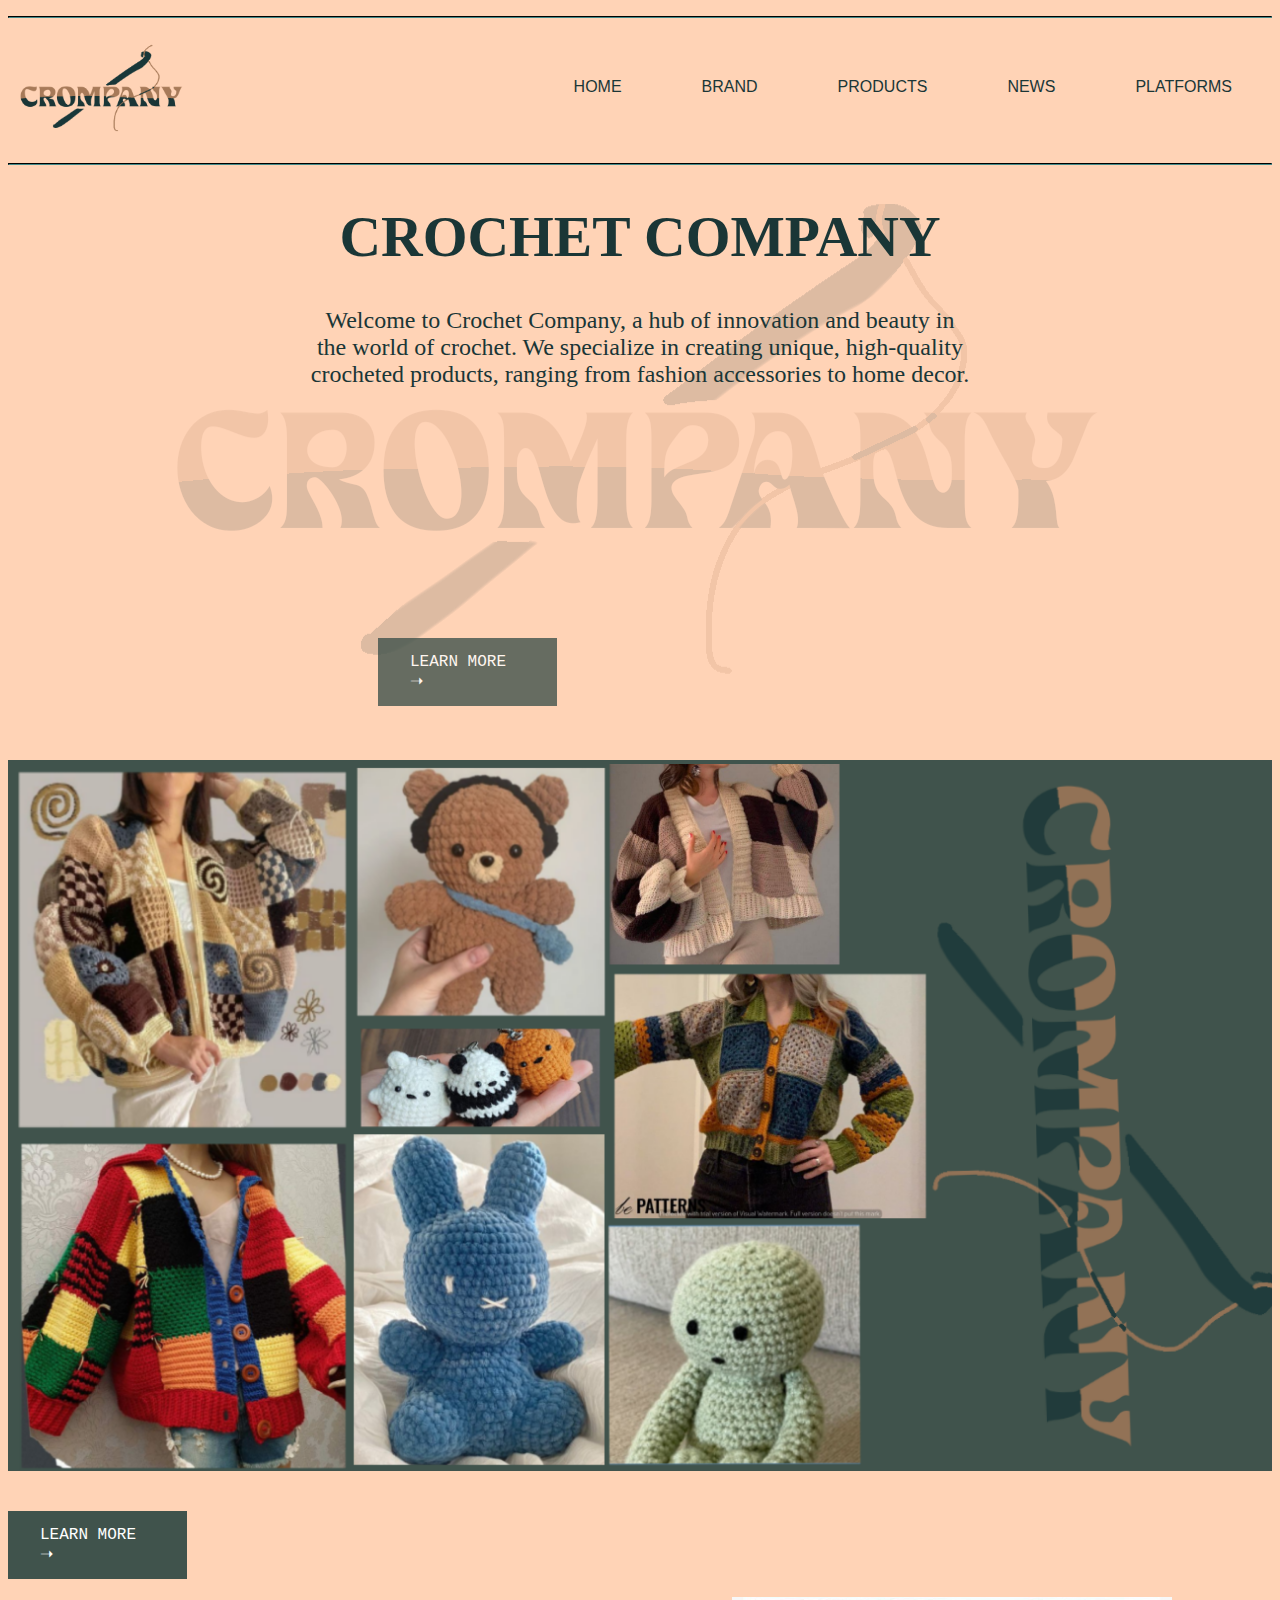
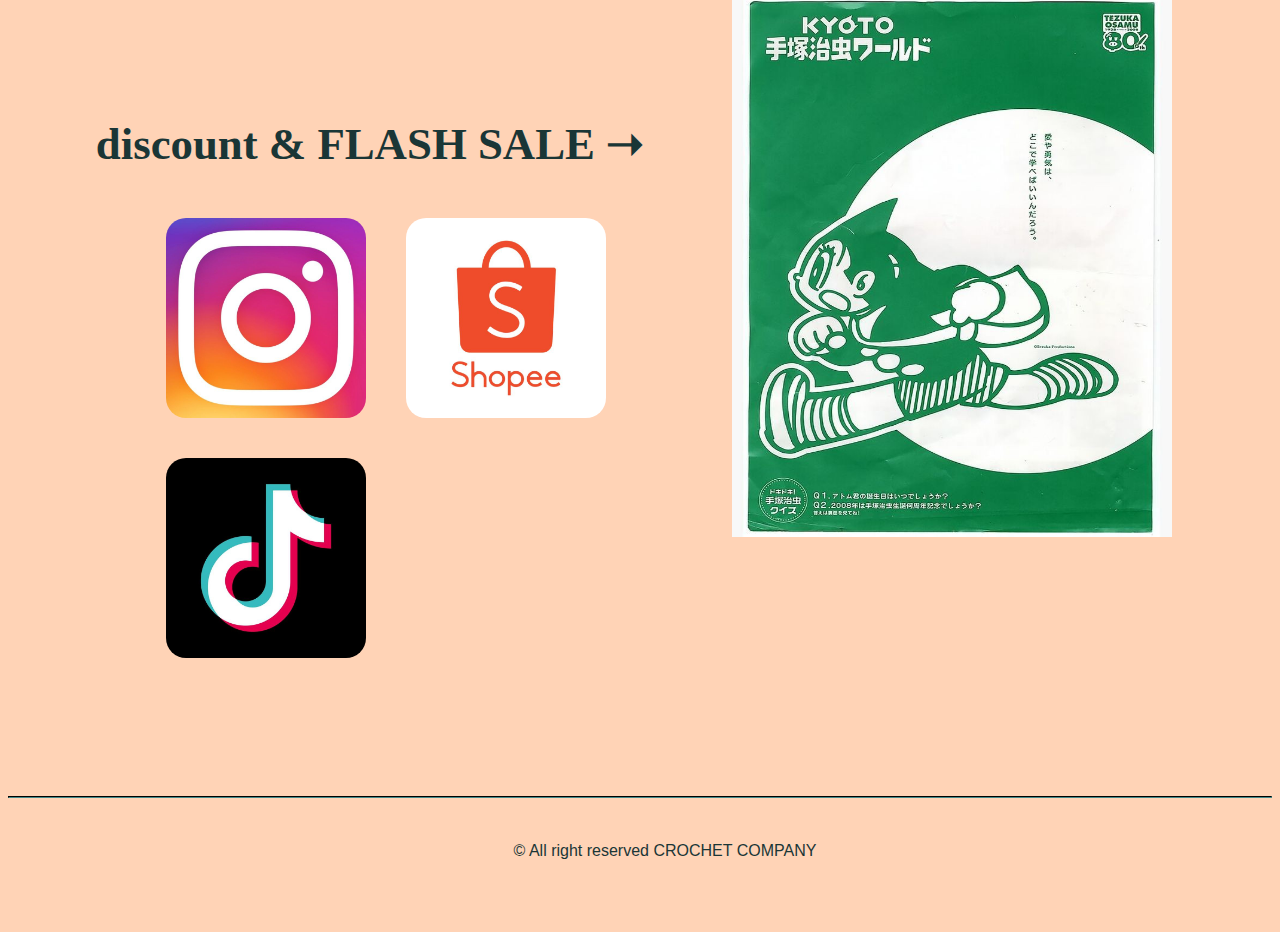
<file: index.html>
<!DOCTYPE html>
<html lang="en">
<head>
    <title>HOME</title>
    <link rel="stylesheet" type="text/css" href="css.css">
</head>
<body>
    <header>
        <hr style=" border-color: #1A3636;">
        <a href="#default" class="logo">
                <img src="gambar/logo.png" width="180em" height="130em" style="border-radius: 5%; margin-left: 4px; margin-top: 3px;"> 
        </a>

    
        <nav>
            <ul>
                <div class="headerkanan">
                    <li><a href="PLATFORMS.html">PLATFORMS </a></li>
                    <li><a href="NEWS.html">NEWS </a></li>
                    <li><a href="PRODUCTS.html">PRODUCTS </a></li>
                    <li><a href="BRAND.html">BRAND </a></li>
                    <li><a href="index.html">HOME </a></li>
                </div>
            </ul>
        </nav>
    </header>
    <hr style=" border-color: #1A3636;">

    <main>
        <div class="pembungkusberanda">
            <div class="hometext2">
                <h1>CROCHET COMPANY</h1>
            </div>
            <div class="hometext">
                <p>Welcome to Crochet Company, a hub of innovation and beauty in<br> the world of crochet. We specialize in creating unique, high-quality<br> crocheted products, ranging from fashion accessories to home decor.</p>
            </div>
            <div class="homebutton1">
                <a class="a12" href="BRAND.html">LEARN MORE ➝</a>
                </div>        
        </div>
        <br><br><br>
        <img src="gambar/BRAND.png" width="100%" ><br><br><br>
        <div class="homebutton12">
            <a class="a123" href="PRODUCTS.html">LEARN MORE ➝</a>
            </div> <br>
            <a href="NEWS.html"><img src="gambar/sale2.jpg" width="440px" height="540px" style="float: right;margin-right: 100px;" ></a>
            <br><br><br><br><br>
            <div style="text-align: center;font-family: Copperplate, Papyrus, fantasy;color: #1A3636;">
                <h1 style="font-size: 280%;">discount & FLASH SALE  ➝  </h1>
            </div>
    
        <div style="margin-left: 140px;">
        <a href="https://www.instagram.com/r_annaaa?igsh=MTMzOW1ocXJsM29yeQ==">
            <img src="gambar/Instagram_.jpg" width="200px" height="200px" style="position: relative;margin: 18px;border-radius: 10%;">
        </a>
        <a href="https://www.instagram.com/r_annaaa?igsh=MTMzOW1ocXJsM29yeQ==">
            <img src="gambar/shopee.jpg" width="200px" height="200px" style="position: relative;margin: 18px;border-radius: 10%;">
        </a>
        <a href="https://www.instagram.com/r_annaaa?igsh=MTMzOW1ocXJsM29yeQ==">
            <img src="gambar/tiktok.jpg" width="200px" height="200px" style="position: relative;margin: 18px;border-radius: 10%;">
        </a>
        </div>
        


    </main>

    <footer>
        <br><br><br><br><br><br><hr style=" border-color: #1A3636;"><br><br>
        <a class="copyright">
                &copy; All right reserved CROCHET COMPANY
        </a>
        <br><br><br><br><br>
    </footer>

</body>
</html>
</file>
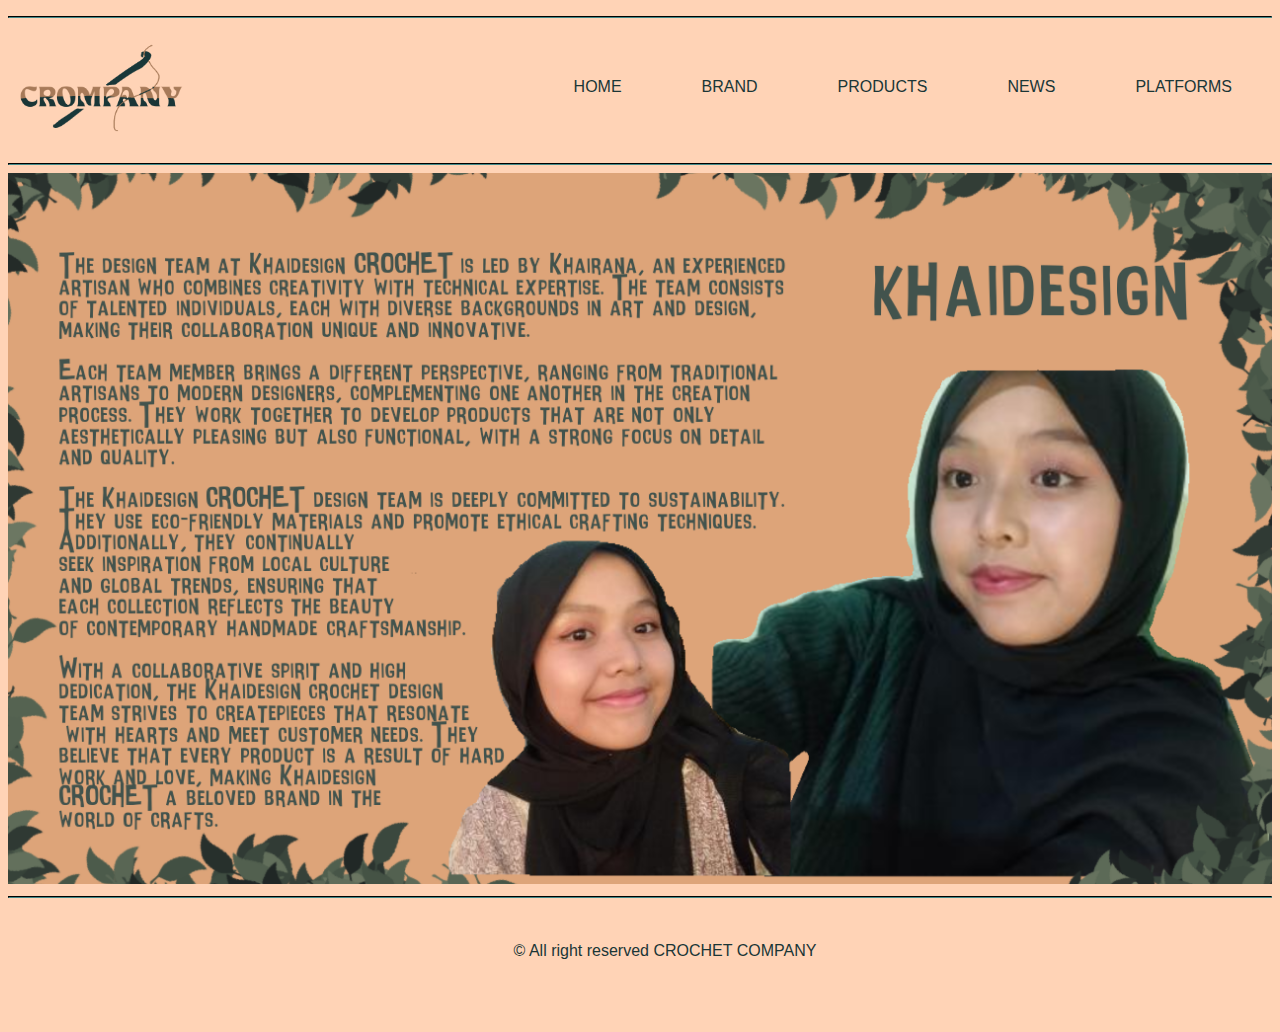
<file: BRAND(desgner).html>
<!DOCTYPE html>
<html lang="en">
<head>
    <title>BRAND [designer]</title>
    <link rel="stylesheet" type="text/css" href="css.css">
</head>
<body>
    <header>
        <hr style=" border-color: #1A3636;">
        <a href="#default" class="logo">
                <img src="gambar/logo.png" width="180em" height="130em" style="border-radius: 5%; margin-left: 4px; margin-top: 3px;"> 
        </a>

    
        <nav>
            <ul>
                <div class="headerkanan">
                    <li><a href="PLATFORMS.html">PLATFORMS </a></li>
                    <li><a href="NEWS.html">NEWS </a></li>
                    <li><a href="PRODUCTS.html">PRODUCTS </a></li>
                    <li><a href="BRAND.html">BRAND </a></li>
                    <li><a href="index.html.html">HOME </a></li>
                </div>
            </ul>
        </nav>
    </header>
    <hr style=" border-color: #1A3636;">

    <main>
        <img src="gambar/designer_.png" width="100%">
        
    </main>

    <footer>
        <hr style=" border-color: #1A3636;"><br><br>
        <a class="copyright">
                &copy; All right reserved CROCHET COMPANY
        </a>
        <br><br><br><br><br>
    </footer>

</body>
</html>
</file>
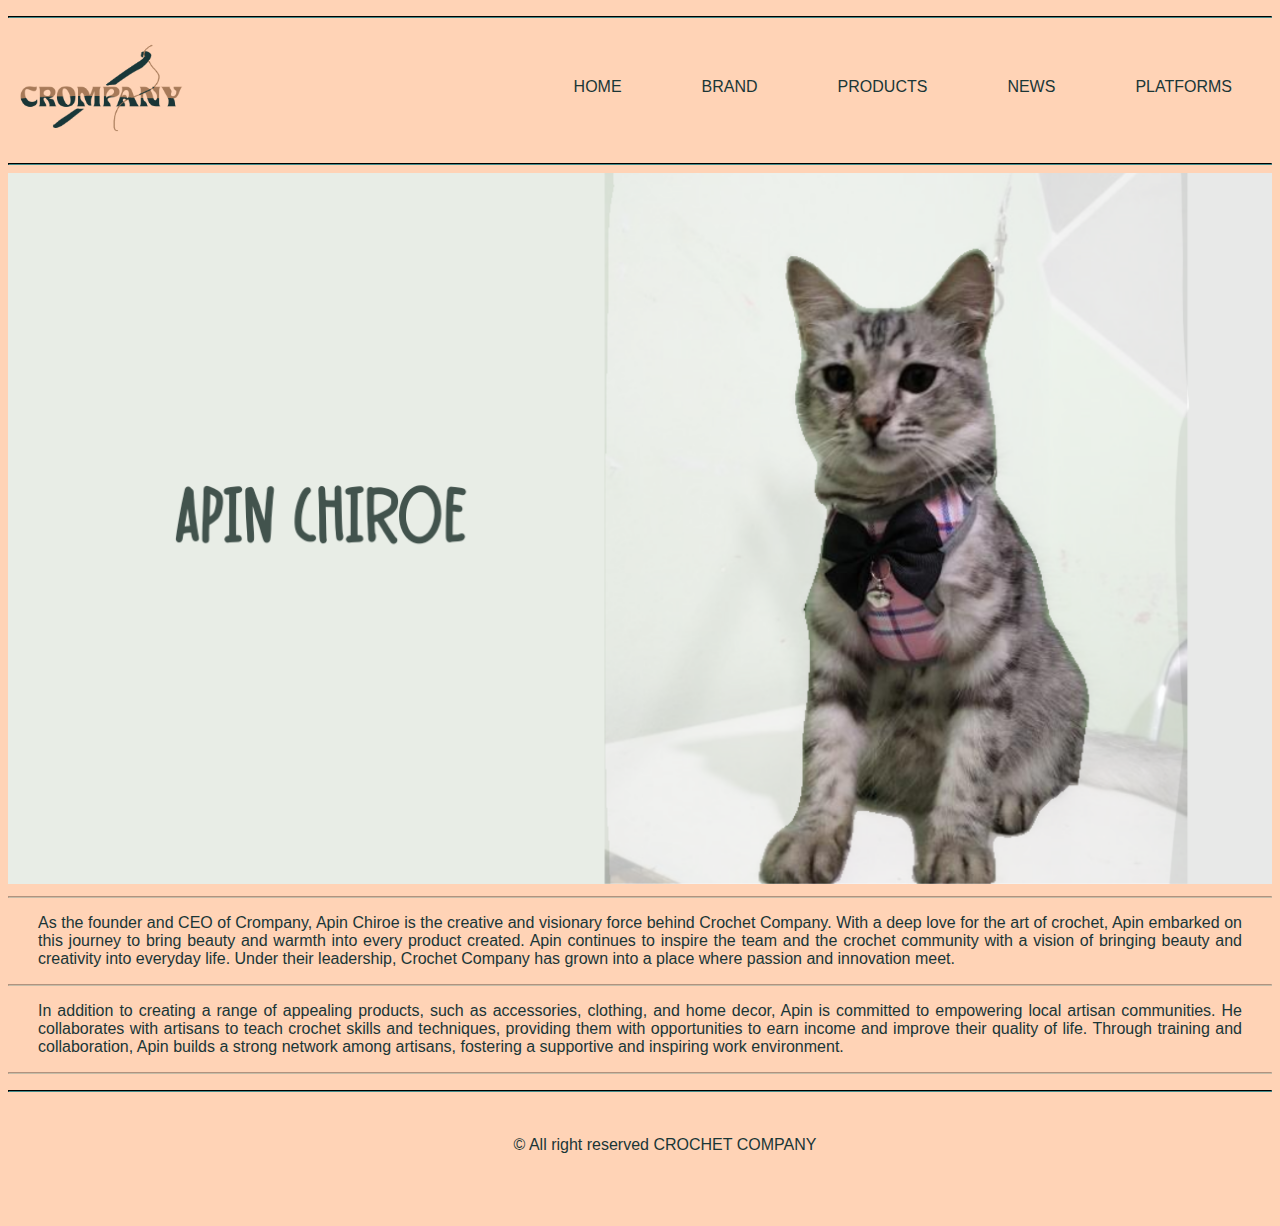
<file: BRAND(founder).html>
<!DOCTYPE html>
<html lang="en">
<head>
    <title>BRAND [founder]</title>
    <link rel="stylesheet" type="text/css" href="css.css">
</head>
<body>
    <header>
        <hr style=" border-color: #1A3636;">
        <a href="#default" class="logo">
                <img src="gambar/logo.png" width="180em" height="130em" style="border-radius: 5%; margin-left: 4px; margin-top: 3px;"> 
        </a>

    
        <nav>
            <ul>
                <div class="headerkanan">
                    <li><a href="PLATFORMS.html">PLATFORMS </a></li>
                    <li><a href="NEWS.html">NEWS </a></li>
                    <li><a href="PRODUCTS.html">PRODUCTS </a></li>
                    <li><a href="BRAND.html">BRAND </a></li>
                    <li><a href="index.html">HOME </a></li>
                </div>
            </ul>
        </nav>
    </header>
    <hr style=" border-color: #1A3636;">

    <main>
        <img src="gambar/founder_.png"  width="100%"><br>
        <hr class="hr2">
        <p style="margin-left: 30px; text-align: justify; padding-right: 30px;"> <p style="margin-left: 30px; text-align: justify; padding-right: 30px;color: #1A3636;"> As the founder and CEO of Crompany, Apin Chiroe is the creative and visionary force behind Crochet Company. With a deep love for the art of crochet, Apin embarked on this journey to bring beauty and warmth into every product created. Apin continues to inspire the team and the crochet community with a vision of bringing beauty and creativity into everyday life. Under their leadership, Crochet Company has grown into a place where passion and innovation meet.</p>
        <hr class="hr2">
        <p style="margin-left: 30px; text-align: justify; padding-right: 30px;"> <p style="margin-left: 30px; text-align: justify; padding-right: 30px;color: #1A3636;">In addition to creating a range of appealing products, such as accessories, clothing, and home decor, Apin is committed to empowering local artisan communities. He collaborates with artisans to teach crochet skills and techniques, providing them with opportunities to earn income and improve their quality of life. Through training and collaboration, Apin builds a strong network among artisans, fostering a supportive and inspiring work environment.</p>
        <hr class="hr2">
    </main>

    <footer>
        <hr style=" border-color: #1A3636;"><br><br>
        <a class="copyright">
                &copy; All right reserved CROCHET COMPANY
        </a>
        <br><br><br><br><br>
    </footer>

</body>
</html>
</file>
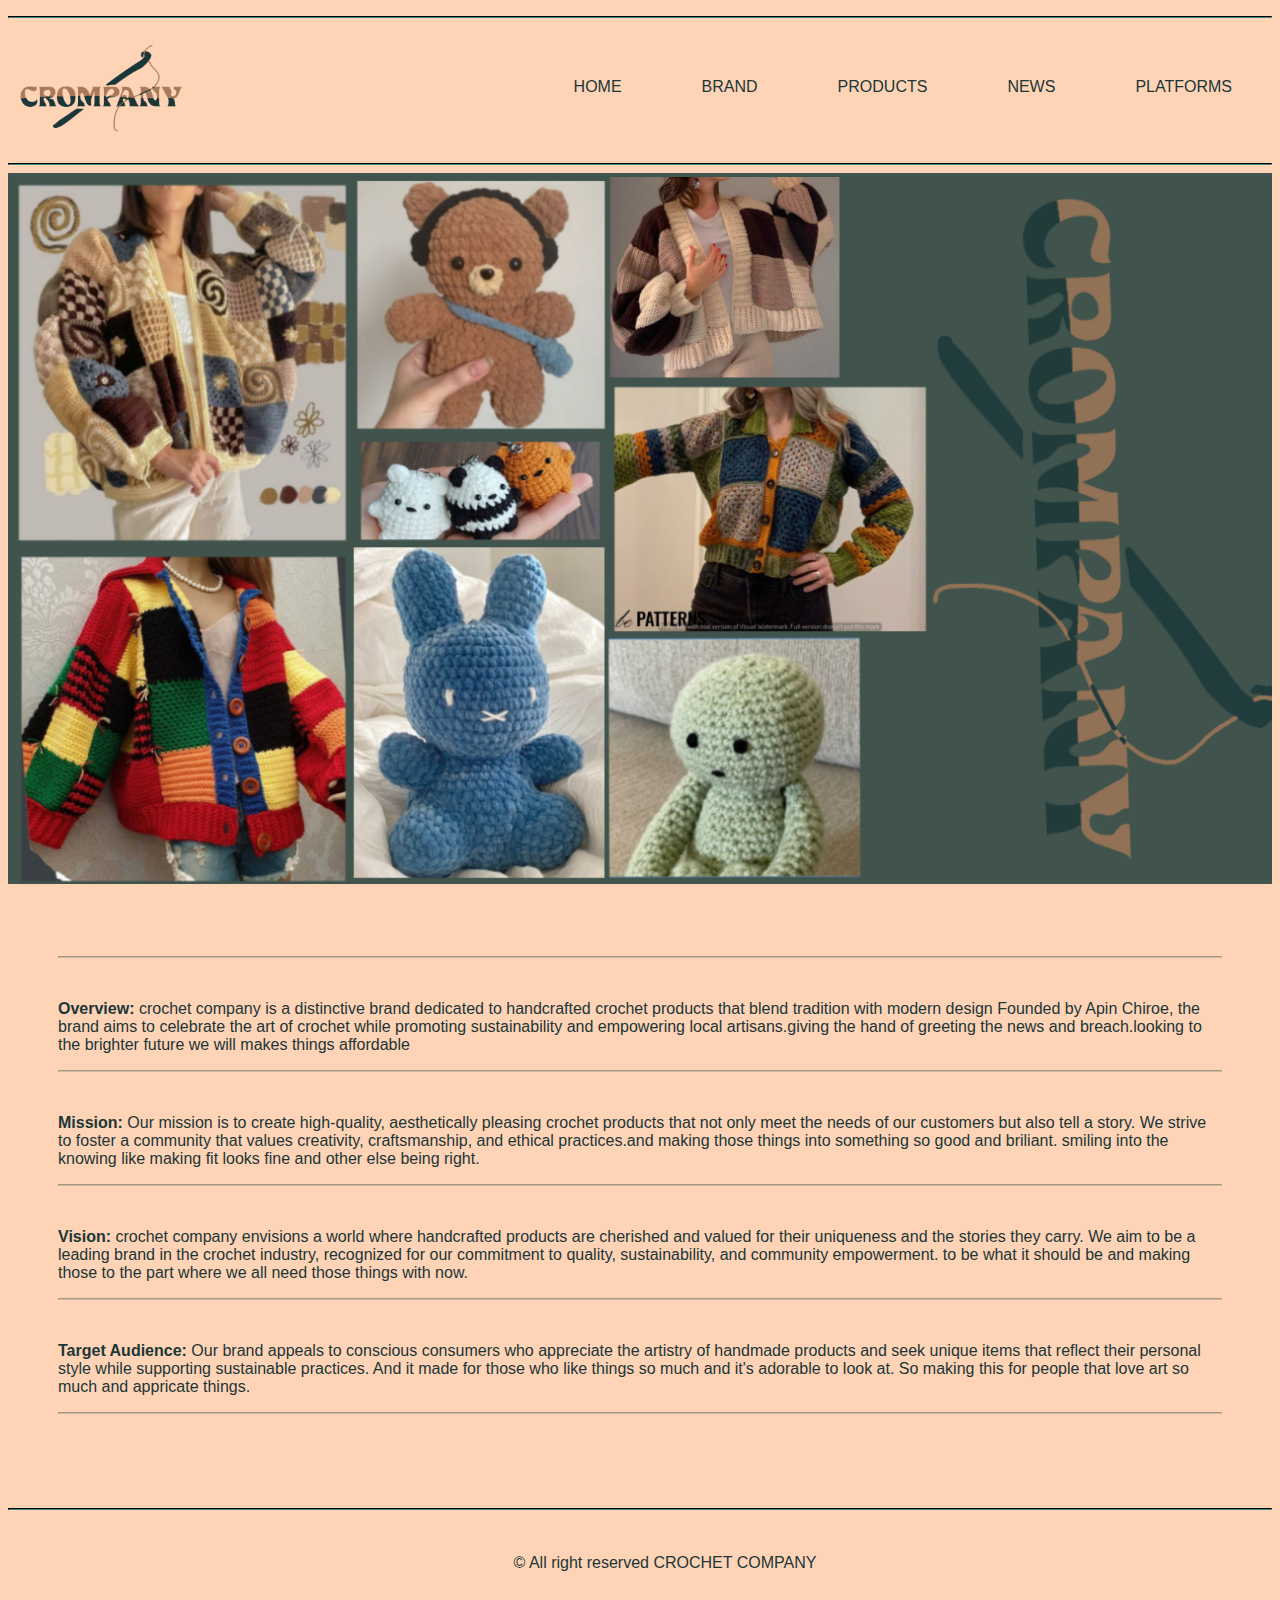
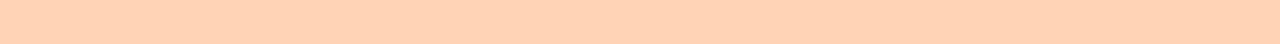
<file: BRAND(profile).html>
<!DOCTYPE html>
<html lang="en">
<head>
    <title>BRAND [profile]</title>
    <link rel="stylesheet" type="text/css" href="css.css">
</head>
<body>
    <header>
        <hr style=" border-color: #1A3636;">
        <a href="#default" class="logo">
                <img src="gambar/logo.png" width="180em" height="130em" style="border-radius: 5%; margin-left: 4px; margin-top: 3px;"> 
        </a>

    
        <nav>
            <ul>
                <div class="headerkanan">
                    <li><a href="PLATFORMS.html">PLATFORMS </a></li>
                    <li><a href="NEWS.html">NEWS </a></li>
                    <li><a href="PRODUCTS.html">PRODUCTS </a></li>
                    <li><a href="BRAND.html">BRAND </a></li>
                    <li><a href="index.html">HOME </a></li>
                </div>
            </ul>
        </nav>
    </header>
    <hr style=" border-color: #1A3636;">

    <main>
        <img src="gambar/BRAND.png"  width="100%"><br>
    
    <br>
        <div style="color: #1A3636;margin: 50px;">
    <hr class="hr2"><br>
        <p><b>Overview:</b> crochet company is a distinctive brand dedicated to handcrafted crochet products that blend tradition with modern design Founded by Apin Chiroe, the brand aims to celebrate the art of crochet while promoting sustainability and empowering local artisans.giving the hand of greeting the news and breach.looking to the brighter future we will makes things affordable</p>
    <hr class="hr2"><br>    
        <p><b>Mission:</b> Our mission is to create high-quality, aesthetically pleasing crochet products that not only meet the needs of our customers but also tell a story. We strive to foster a community that values creativity, craftsmanship, and ethical practices.and making those things into something so good and briliant. smiling into the knowing like making fit looks fine and other else being right.</p>
    <hr class="hr2"><br>          
        <p><b>Vision:</b> crochet company envisions a world where handcrafted products are cherished and valued for their uniqueness and the stories they carry. We aim to be a leading brand in the crochet industry, recognized for our commitment to quality, sustainability, and community empowerment. to be what it should be and making those to the part where we all need those things with now.</p>
    <hr class="hr2"><br>  
        <p><b>Target Audience:</b> Our brand appeals to conscious consumers who appreciate the artistry of handmade products and seek unique items that reflect their personal style while supporting sustainable practices. And it made for those who like things so much and it's adorable to look at. So making this for people that love art so much and appricate things.</p>
    <hr class="hr2">
        </div>
    </main>

    <footer>
        <br><br><hr style=" border-color: #1A3636;"><br><br>
        <a class="copyright">
                &copy; All right reserved CROCHET COMPANY
        </a>
        <br><br><br><br><br>
    </footer>

</body>
</html>
</file>
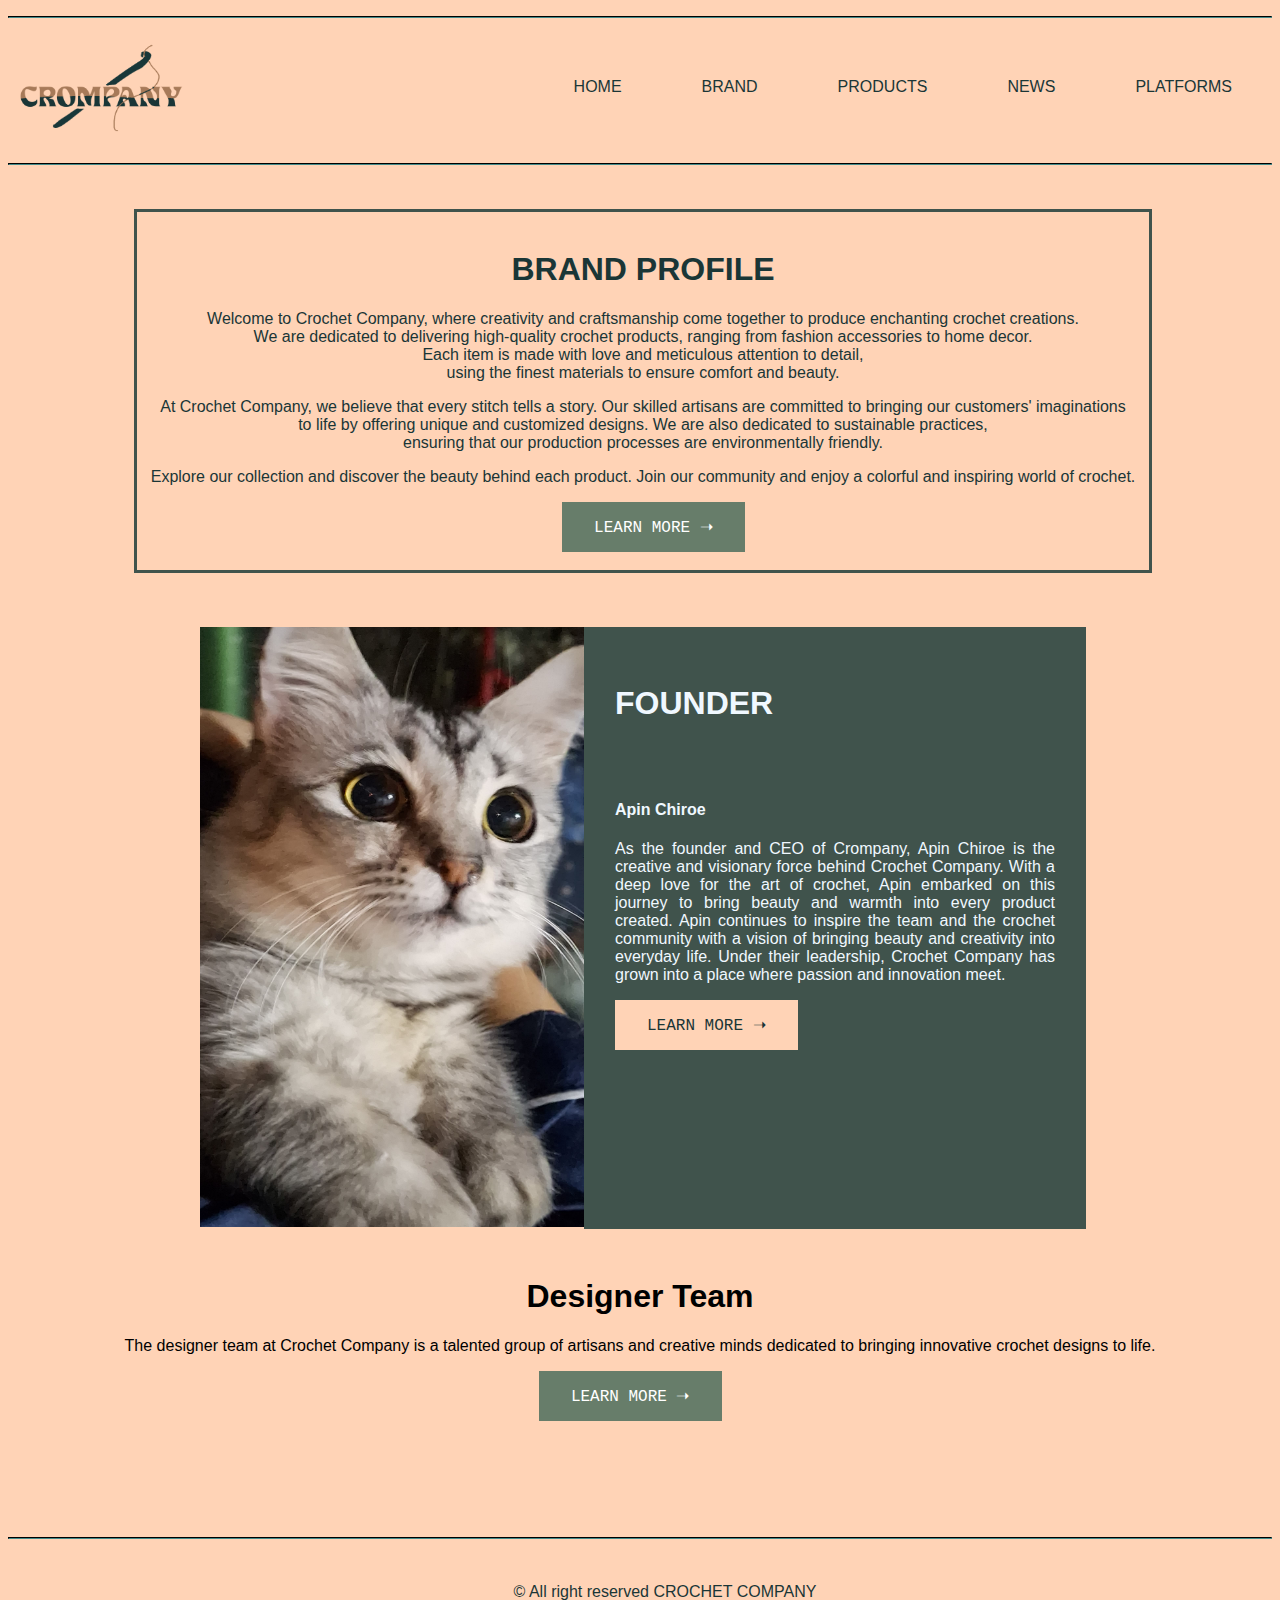
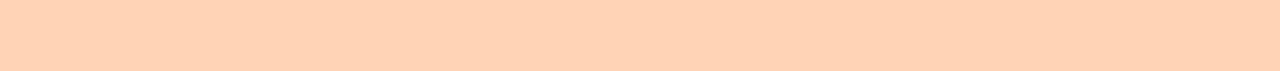
<file: BRAND.html>
<!DOCTYPE html>
<html lang="en">
<head>
    <title>BRAND</title>
    <link rel="stylesheet" type="text/css" href="css.css">
</head>
<body>
    <header>
        <hr style=" border-color: #1A3636;">
        <a href="#default" class="logo">
                <img src="gambar/logo.png" width="180em" height="130em" style="border-radius: 5%; margin-left: 4px; margin-top: 3px;"> 
        </a>

    
        <nav>
            <ul>
                <div class="headerkanan">
                    <li><a href="PLATFORMS.html">PLATFORMS </a></li>
                    <li><a href="NEWS.html">NEWS </a></li>
                    <li><a href="PRODUCTS.html">PRODUCTS </a></li>
                    <li><a href="BRAND.html">BRAND </a></li>
                    <li><a href="index.html">HOME </a></li>
                </div>
            </ul>
        </nav>
    </header>
    <hr style=" border-color: #1A3636;">

    <main>
        <br><br>
        <article >
            <div class="pembungkusluar">
                <br>
            <h1 class="text1">BRAND PROFILE</h1>
            <p class="text1">Welcome to Crochet Company, where creativity and craftsmanship come together to produce enchanting crochet creations.<br>We are dedicated to delivering high-quality crochet products, ranging from fashion accessories to home decor. <br>Each item is made with love and meticulous attention to detail, <br>using the finest materials to ensure comfort and beauty.</p>
            <p class="text1">At Crochet Company, we believe that every stitch tells a story. Our skilled artisans are committed to bringing our customers' imaginations <br>to life by offering unique and customized designs. We are also dedicated to sustainable practices,<br> ensuring that our production processes are environmentally friendly.</p>  
            <p class="text1">Explore our collection and discover the beauty behind each product. Join our community and enjoy a colorful and inspiring world of crochet.</p>
            <button class="button1"><a class="a1" href="BRAND(profile).html">LEARN MORE ➝</a></button>
            <br><br>
            </div>
            <br><br><br>
                <div class="gambar1"><img border="0"; src="gambar/founder.jfif"width="500px" height="600px" ></div>
                <div class="pembungkus"> 
                    <br><br>
                    <h1 style="margin-left: 30px;">FOUNDER</h1>

                    <br><br>
                    <h4 style="margin-left: 30px;"> Apin Chiroe</h4>
                    <p style="margin-left: 30px; text-align: justify; padding-right: 30px;"> As the founder and CEO of Crompany, Apin Chiroe is the creative and visionary force behind Crochet Company. With a deep love for the art of crochet, Apin embarked on this journey to bring beauty and warmth into every product created. Apin continues to inspire the team and the crochet community with a vision of bringing beauty and creativity into everyday life. Under their leadership, Crochet Company has grown into a place where passion and innovation meet.</p>
                    <button class="button2"><a class="a2"href="BRAND(founder).html">LEARN MORE ➝</a></button>
                </div>
            
            <br><br><br><br><br><br><br><br><br><br><br><br><br><br><br><br><br><br><br><br><br><br><br><br><br><br><br><br><br><br><br><br><br><br><br>
            
            <div>
                <h1 style="text-align: center;">Designer Team</h1>
                <p style="text-align: center;"> The designer team at Crochet Company is a talented group of artisans and creative minds dedicated to bringing innovative crochet designs to life.</p>
                <button class="button1"><a class="a1" href="BRAND(desgner).html">LEARN MORE ➝</a></button>
            </div>
        </article>
        
    </main>

    <footer>
        <br><br><br><br><br><br><hr style=" border-color: #1A3636;"><br><br>
        <a class="copyright">
                &copy; All right reserved CROCHET COMPANY
        </a>
        <br><br><br><br><br>
    </footer>


    

</body>
</html>
</file>
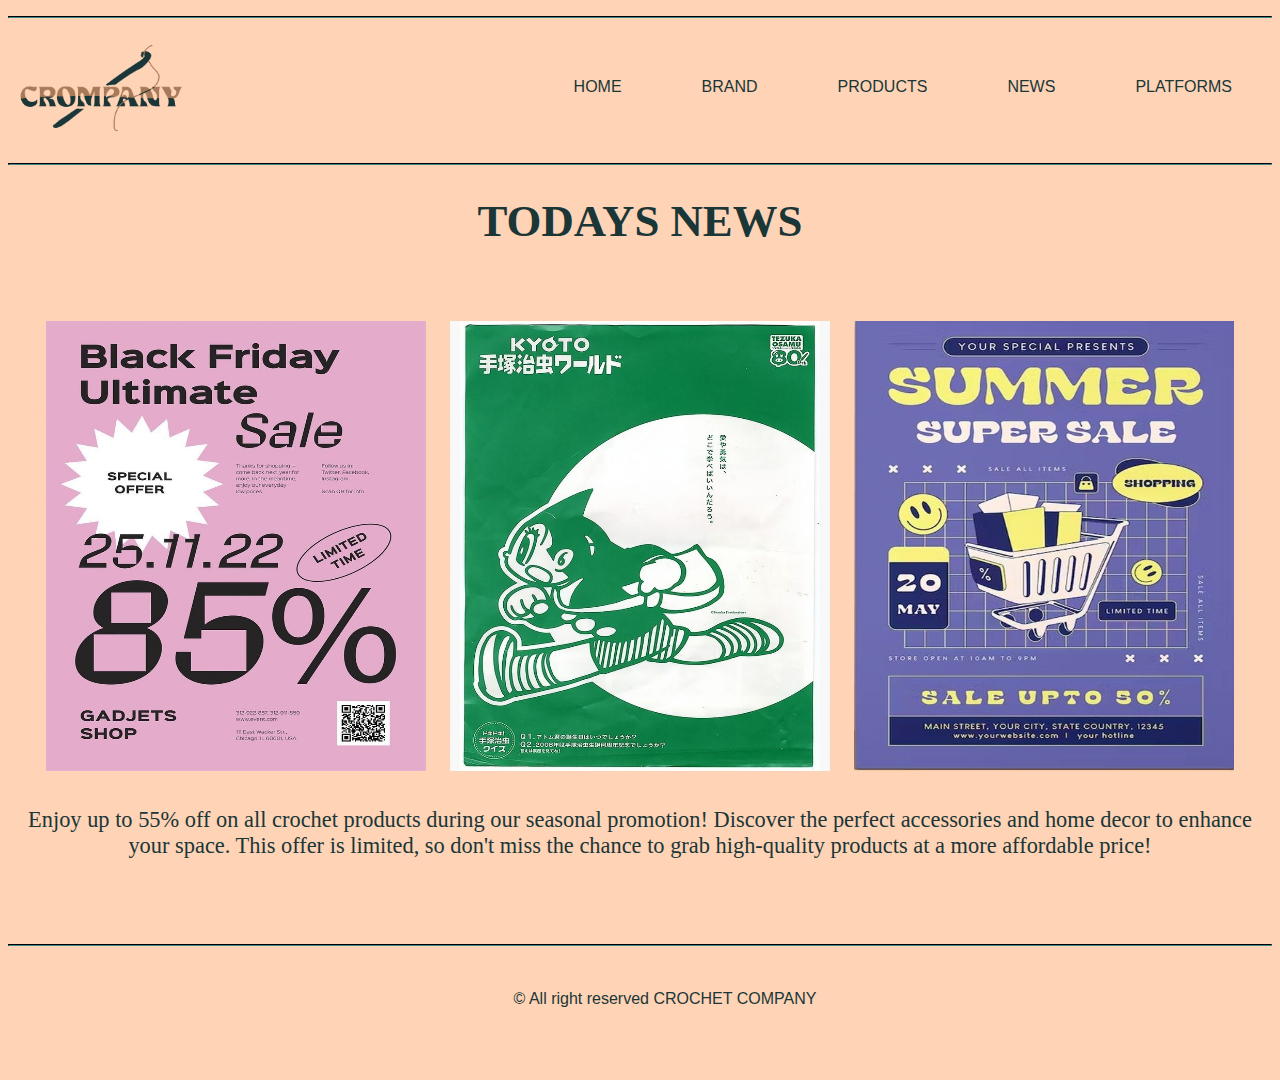
<file: NEWS.html>
<!DOCTYPE html>
<html lang="en">
<head>
    <title>HOME</title>
    <link rel="stylesheet" type="text/css" href="css.css">
</head>
<body>
    <header>
        <hr style=" border-color: #1A3636;">
        <a href="#default" class="logo">
                <img src="gambar/logo.png" width="180em" height="130em" style="border-radius: 5%; margin-left: 4px; margin-top: 3px;"> 
        </a>

    
        <nav>
            <ul>
                <div class="headerkanan">
                    <li><a href="PLATFORMS.html">PLATFORMS </a></li>
                    <li><a href="NEWS.html">NEWS </a></li>
                    <li><a href="PRODUCTS.html">PRODUCTS </a></li>
                    <li><a href="BRAND.html">BRAND </a></li>
                    <li><a href="index.html">HOME </a></li>
                </div>
            </ul>
        </nav>
    </header>
    <hr style=" border-color: #1A3636;">

    <main>
        
            <div style="font-size: 140%;font-family: Copperplate, Papyrus, fantasy;color: #1A3636;text-align: center;">
                <h1>TODAYS NEWS</h1>
            </div>
        <div style="display: inline;margin-left: 50px;text-align: center;">
                    <p><img src="gambar/sale1.jpg" width="380px" height="450px" style="position: relative;margin: 10px;">
                    <img src="gambar/sale2.jpg" width="380px" height="450px" style="position: relative;margin: 10px;">
                    <img src="gambar/sale3.jpg" width="380px" height="450px" style="position: relative;margin: 10px;"></p>
        </div>
        <p style="font-size: 140%;font-family: Copperplate, Papyrus, fantasy;color: #1A3636;text-align: center;"> Enjoy up to 55% off on all crochet products during our seasonal promotion! Discover the perfect accessories and home decor to enhance your space. This offer is limited, so don't miss the chance to grab high-quality products at a more affordable price!
        </p>
    </main>

    <footer>
        <br><br><br><hr style=" border-color: #1A3636;"><br><br>
        <a class="copyright">
                &copy; All right reserved CROCHET COMPANY
        </a>
        <br><br><br><br><br>
    </footer>

</body>
</html>
</file>
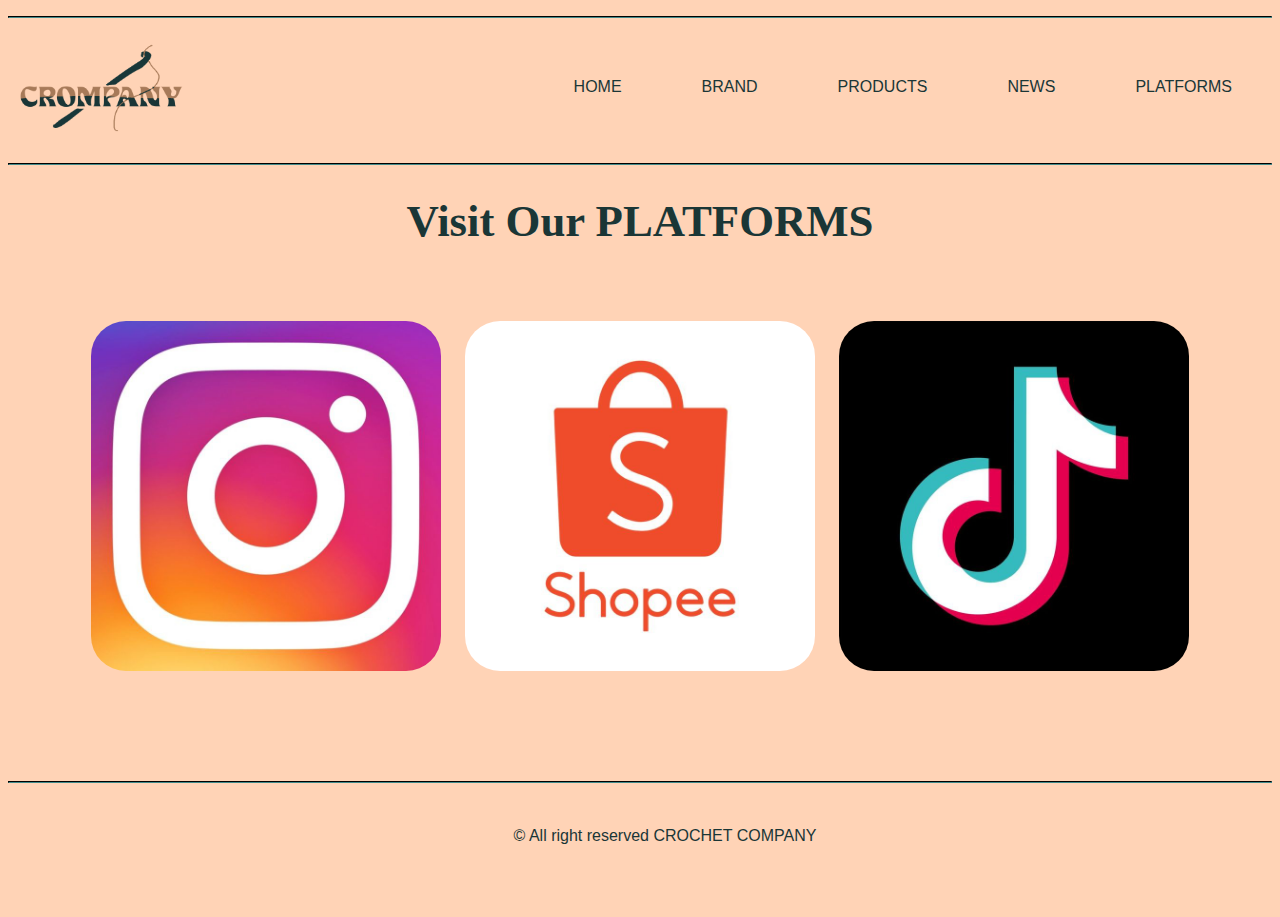
<file: PLATFORMS.html>
<!DOCTYPE html>
<html lang="en">
<head>
    <title>HOME</title>
    <link rel="stylesheet" type="text/css" href="css.css">
</head>
<body>
    <header>
        <hr style=" border-color: #1A3636;">
        <a href="#default" class="logo">
                <img src="gambar/logo.png" width="180em" height="130em" style="border-radius: 5%; margin-left: 4px; margin-top: 3px;"> 
        </a>

    
        <nav>
            <ul>
                <div class="headerkanan">
                    <li><a href="PLATFORMS.html">PLATFORMS </a></li>
                    <li><a href="NEWS.html">NEWS </a></li>
                    <li><a href="PRODUCTS.html">PRODUCTS </a></li>
                    <li><a href="BRAND.html">BRAND </a></li>
                    <li><a href="index.html">HOME </a></li>
                </div>
            </ul>
        </nav>
    </header>
    <hr style=" border-color: #1A3636;">

    <main>
        <div style="font-size: 140%;font-family: Copperplate, Papyrus, fantasy;color: #1A3636;text-align: center;">
            <h1>Visit Our PLATFORMS</h1>
        </div>
    <div style="display: inline;margin-left: 50px;text-align: center;">
                <p>
                    
                    <a href="https://www.instagram.com/r_annaaa?igsh=MTMzOW1ocXJsM29yeQ==">
                        <img src="gambar/Instagram_.jpg" width="350px" height="350px" style="position: relative;margin: 10px;border-radius: 10%;">
                    </a>
                    <a href="https://www.instagram.com/r_annaaa?igsh=MTMzOW1ocXJsM29yeQ==">
                        <img src="gambar/shopee.jpg" width="350px" height="350px" style="position: relative;margin: 10px;border-radius: 10%;">
                    </a>
                    <a href="https://www.instagram.com/r_annaaa?igsh=MTMzOW1ocXJsM29yeQ==">
                        <img src="gambar/tiktok.jpg" width="350px" height="350px" style="position: relative;margin: 10px;border-radius: 10%;"></p>
                    </a>

                </div>
    </main>

    <footer>
        <br><br><br><br><hr style=" border-color: #1A3636;"><br><br>
        <a class="copyright">
                &copy; All right reserved CROCHET COMPANY
        </a>
        <br><br><br><br><br>
    </footer>

</body>
</html>
</file>
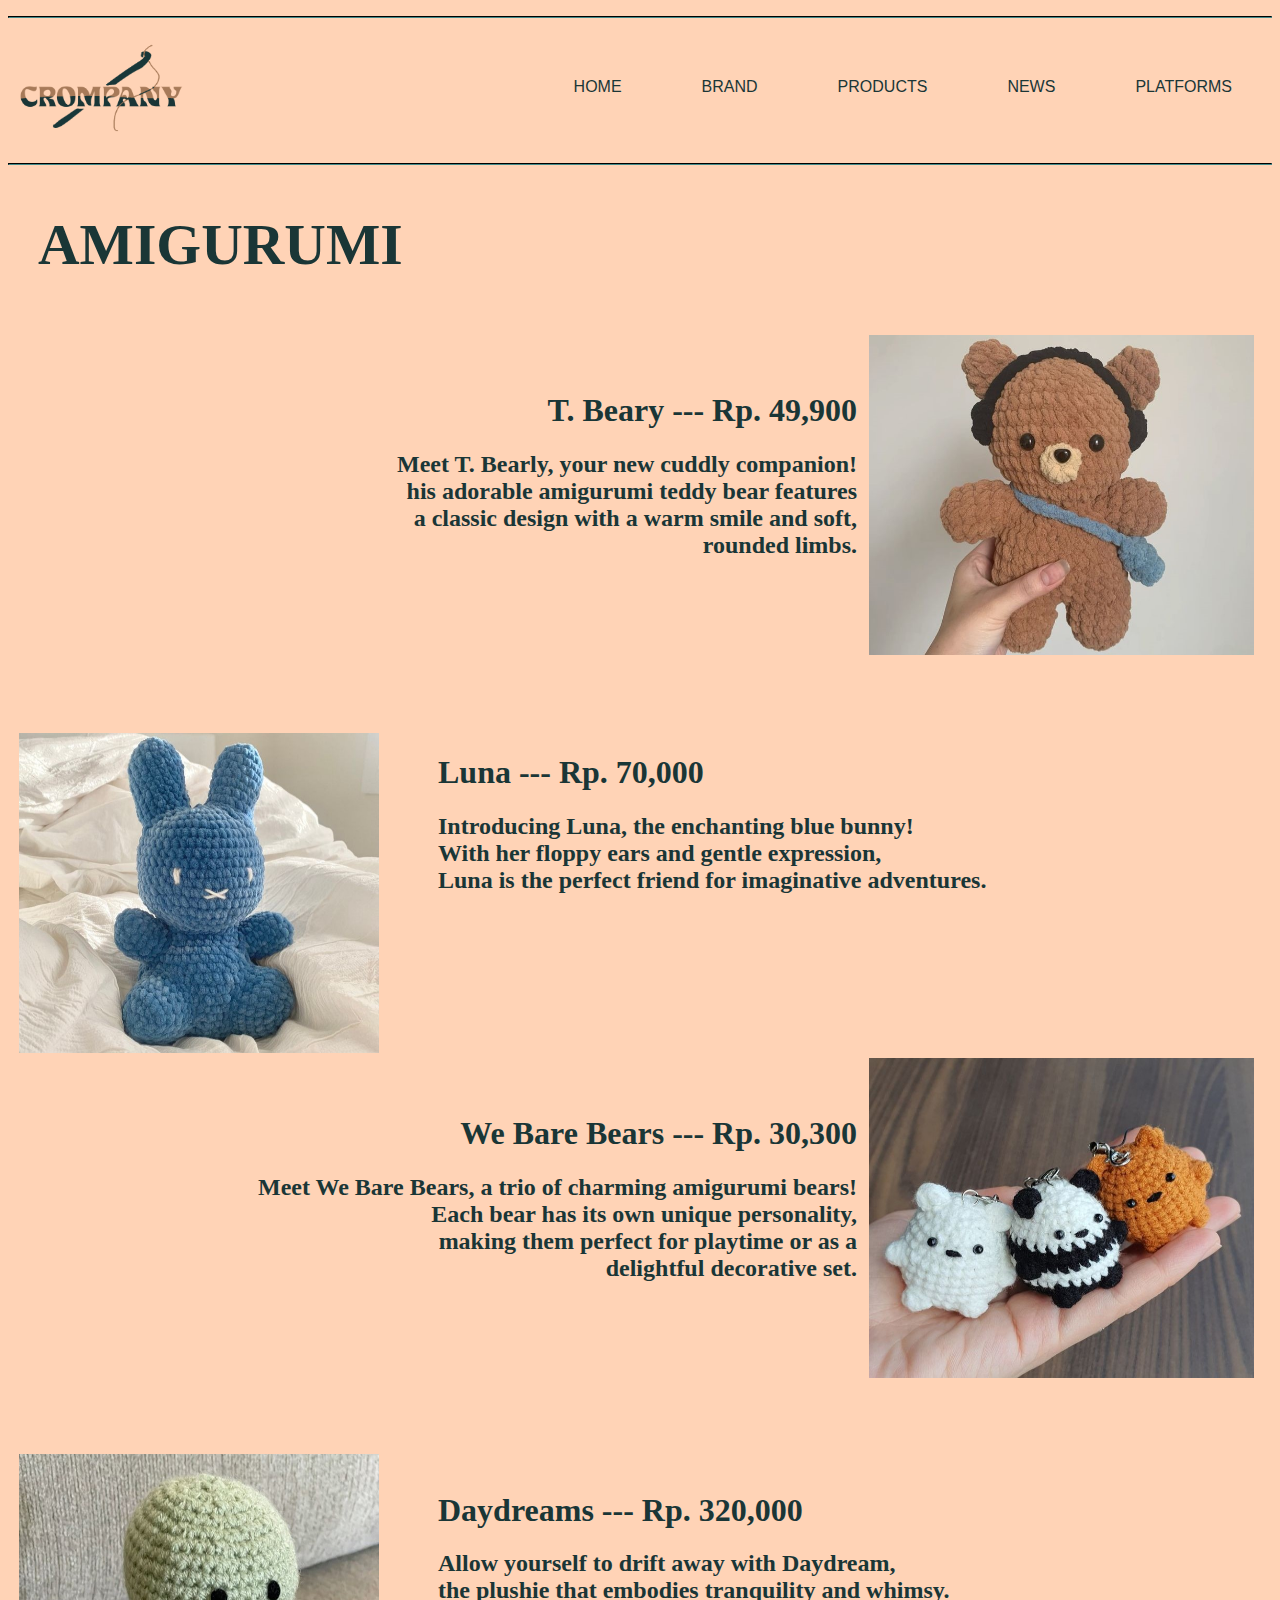
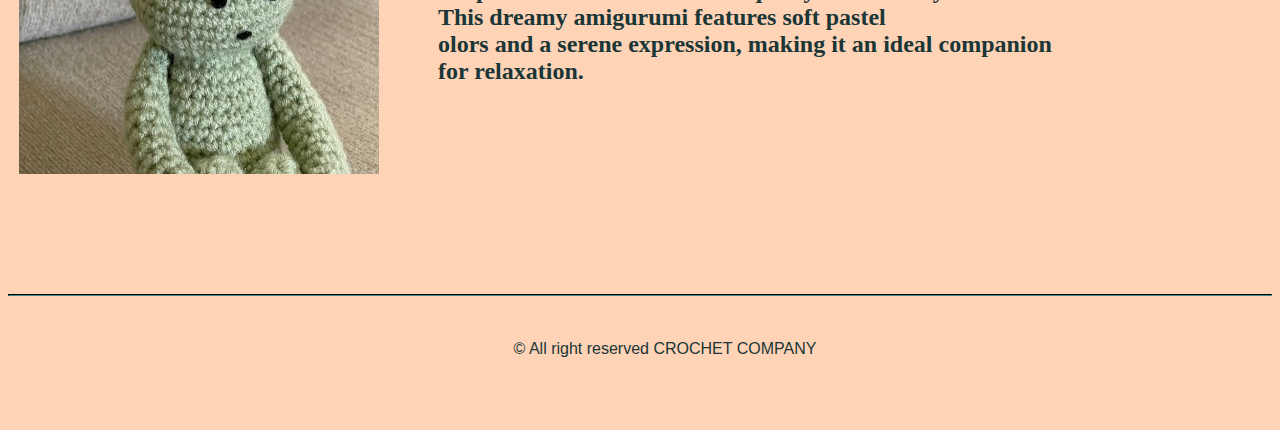
<file: PRODUCTS(decoration).html>
<!DOCTYPE html>
<html lang="en">
<head>
    <title>PRODUCTS (\)</title>
    <link rel="stylesheet" type="text/css" href="css.css">
</head>
<body>
    <header>
        <hr style=" border-color: #1A3636;">
        <a href="#default" class="logo">
                <img src="gambar/logo.png" width="180em" height="130em" style="border-radius: 5%; margin-left: 4px; margin-top: 3px;"> 
        </a>

    
        <nav>
            <ul>
                <div class="headerkanan">
                    <li><a href="PLATFORMS.html">PLATFORMS </a></li>
                    <li><a href="NEWS.html">NEWS </a></li>
                    <li><a href="PRODUCTS.html">PRODUCTS </a></li>
                    <li><a href="BRAND.html">BRAND </a></li>
                    <li><a href="index.html">HOME </a></li>
                </div>
            </ul>
        </nav>
    </header>
    <hr style=" border-color: #1A3636;">

    <main>
        <div>
        <b><div style="font-size: 180%;float: left;font-family: Copperplate, Papyrus, fantasy;color: #1A3636;margin-left: 30px;"></b>
            <h1>AMIGURUMI</h1>
        </div>
        <br><br><br><br><br><br><br><br><br>
        <div>
            <div>
            <div class="fashion2">
                
                <img src="gambar/amigurumi5.jpg" width="385px" height="320px" style="margin-left: 3.1%;">
            </div>
            </div>
            <div><br><br>
                <div class="fash2">
                    <h1>T. Beary --- Rp. 49,900</h1>
                <h2>Meet T. Bearly, your new cuddly companion! <br>his adorable amigurumi teddy bear features <br> a classic design with a warm smile and soft,<br>rounded limbs.</h2>
                </div>
            </div>
        </div>
        <br><br><br><br><br><br><br><br><br><br><br><br>
    <div>
        <div class="fashion1"><br><br><br><br><br><br> 
            <img src="gambar/amigurumi2.jpg" width="360px" height="320px" style="margin-left: 3.1%;">
        </div>
        <div class="fash1"><br><br><br><br><br><br> 
            <h1>Luna --- Rp. 70,000</h1>
            <h2>Introducing Luna, the enchanting blue bunny! <br>With her floppy ears and gentle expression,<br>Luna is the perfect friend for imaginative adventures.  </h2>
        </div>
    </div>
    <div><br><br><br><br><br><br><br><br> 
    <div class="fashion2">
        <img src="gambar/amigurumi4.jpg" width="385px" height="320px" style="margin-left: 3.1%;">
    </div>
    </div>
    <div><br><br>
        <div class="fash2">
            <h1>We Bare Bears --- Rp. 30,300</h1>
        <h2>Meet We Bare Bears, a trio of charming amigurumi bears! <br>Each bear has its own unique personality, <br>making them perfect for playtime or as a <br>delightful decorative set.</h2>
        </div>
    </div>

    <div><br><br><br><br><br><br><br><br><br><br><br><br><br><br><br><br><br><br><br><br>
    <div class="fashion1">
        <img src="gambar/amigurumi3.jpg" width="360px" height="320px" style="margin-left: 3.1%;">
    </div>
    <div class="fash1">
        <h1>Daydreams --- Rp. 320,000</h1>
            <h2>Allow yourself to drift away with Daydream, <br>the plushie that embodies tranquility and whimsy.<br>This dreamy amigurumi features soft pastel <br>olors and a serene expression, making it an ideal companion <br>for relaxation.</h2>
        </div>
    </div>


    </main>


    <footer>
        <br><br><br><br><br><br><hr style=" border-color: #1A3636;"><br><br>
        <a class="copyright">
                &copy; All right reserved CROCHET COMPANY
        </a>
        <br><br><br><br><br>
    </footer>

</body>
</html>
</file>
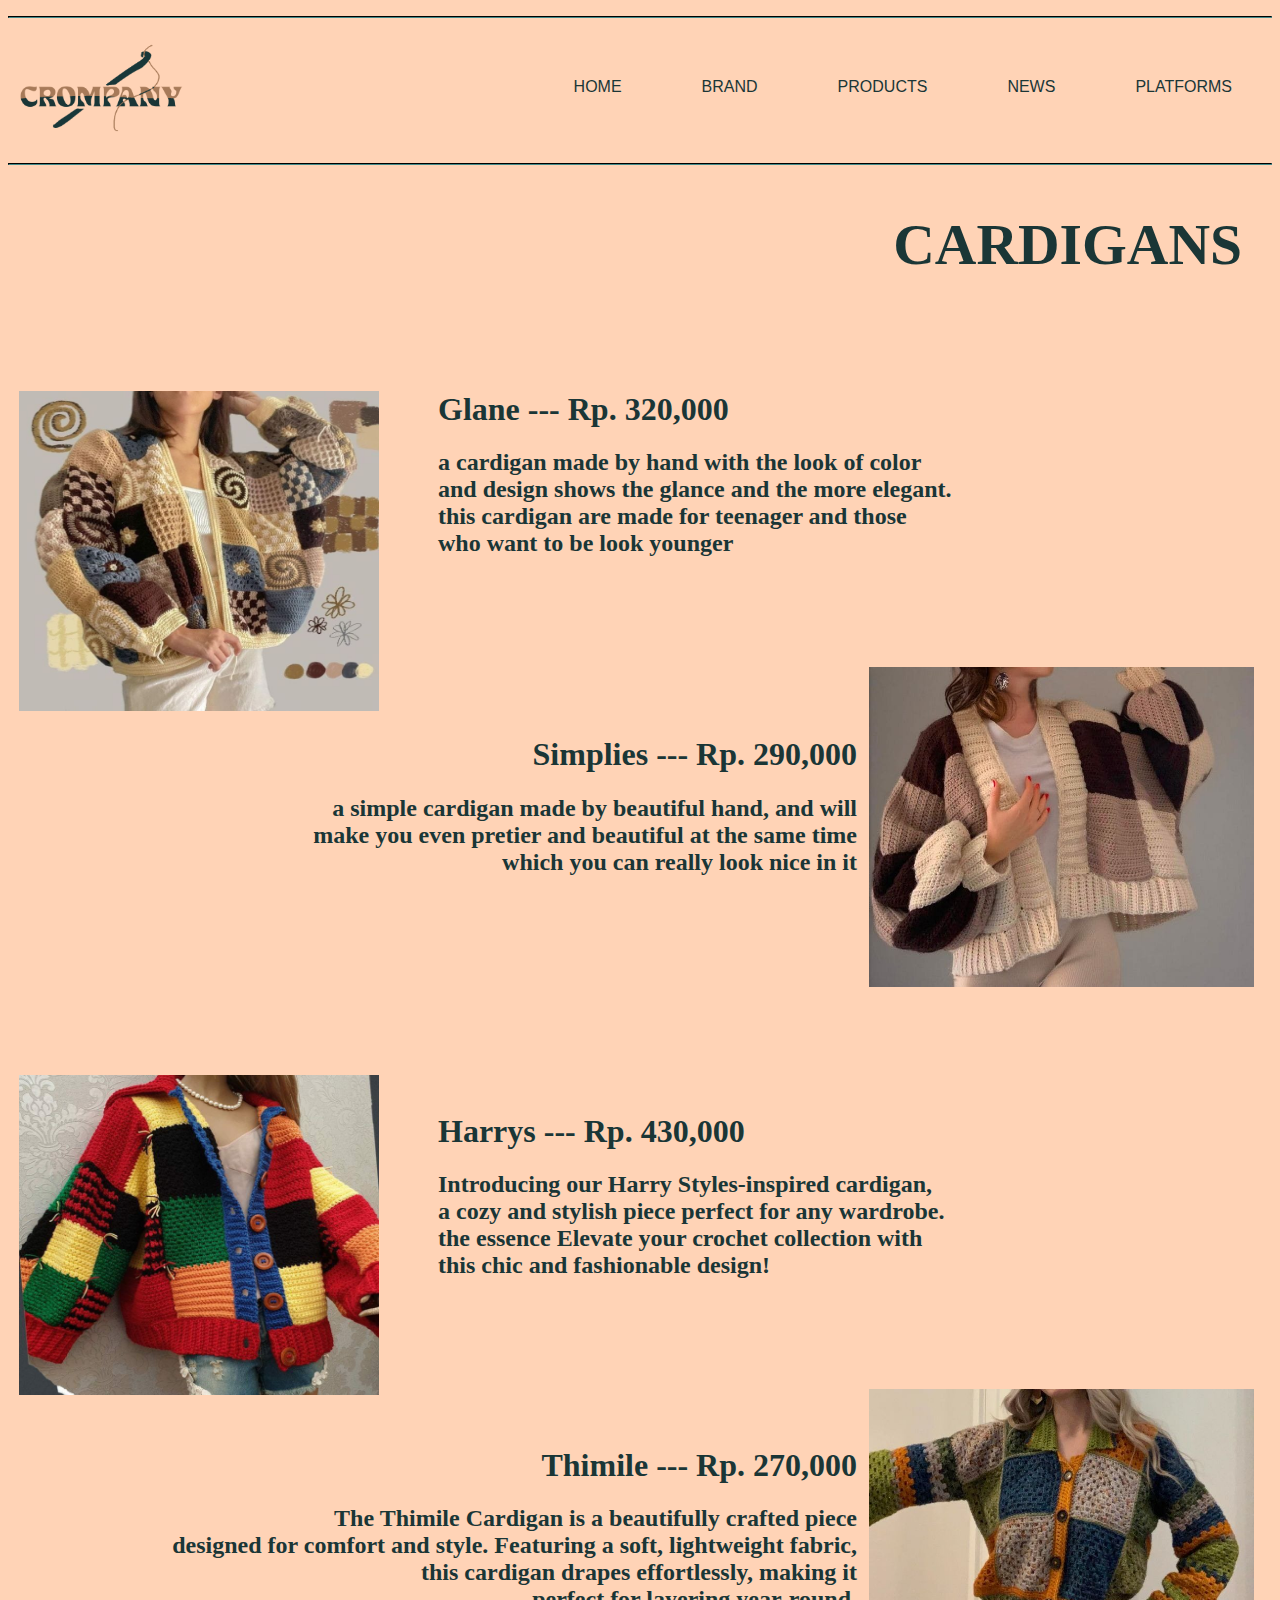
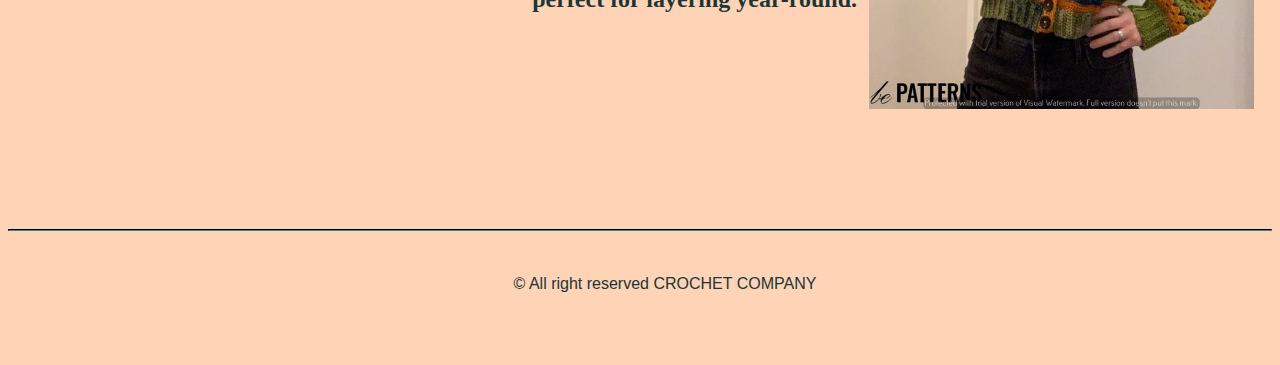
<file: PRODUCTS(fashion).html>
<!DOCTYPE html>
<html lang="en">
<head>
    <title>PRODUCTS (\)</title>
    <link rel="stylesheet" type="text/css" href="css.css">
</head>
<body>
    <header>
        <hr style=" border-color: #1A3636;">
        <a href="#default" class="logo">
                <img src="gambar/logo.png" width="180em" height="130em" style="border-radius: 5%; margin-left: 4px; margin-top: 3px;"> 
        </a>

    
        <nav>
            <ul>
                <div class="headerkanan">
                    <li><a href="PLATFORMS.html">PLATFORMS </a></li>
                    <li><a href="NEWS.html">NEWS </a></li>
                    <li><a href="PRODUCTS.html">PRODUCTS </a></li>
                    <li><a href="BRAND.html">BRAND </a></li>
                    <li><a href="index.html">HOME </a></li>
                </div>
            </ul>
        </nav>
    </header>
    <hr style=" border-color: #1A3636;">

    <main>

        <b><div style="font-size: 180%;float: right;font-family: Copperplate, Papyrus, fantasy;color: #1A3636; margin-right: 30px;"></b>
            <h1>CARDIGANS</h1>
        </div>
        <br><br><br><br><br><br><br><br><br><br>
    <div>
        <div class="fashion1">
            <img src="gambar/cardigan.jpeg" width="360px" height="320px" style="margin-left: 3.1%;">
        </div>
        <div class="fash1">
            <h1>Glane --- Rp. 320,000</h1>
            <h2>a cardigan made by hand with the look of color <br>and design shows the glance and the more elegant.<br> this cardigan are made for teenager and those <br>who want to be look younger</h2>
        </div>
    </div>
    <div><br><br><br><br><br>
    <div class="fashion2">
        <img src="gambar/cardigan3.jpeg" width="385px" height="320px" style="margin-left: 3.1%;">
    </div>
    </div>
    <div><br><br>
        <div class="fash2">
            <h1>Simplies --- Rp. 290,000</h1>
        <h2>a simple cardigan made by beautiful hand, and will <br>make you even pretier and beautiful at the same time <br> which you can really look nice in it</h2>
        </div>
    </div>

    <div><br><br><br><br><br><br><br><br><br><br><br><br><br><br><br><br><br><br><br><br>
    <div class="fashion1">
        <img src="gambar/card1.jpg" width="360px" height="320px" style="margin-left: 3.1%;">
    </div>
    <div class="fash1">
        <h1>Harrys --- Rp. 430,000</h1>
            <h2>Introducing our Harry Styles-inspired cardigan, <br> a cozy and stylish piece perfect for any wardrobe.<br>the essence Elevate your crochet collection with<br>this chic and fashionable design!</h2>
        </div>
    </div>

    <div><br><br><br><br><br>
        <div class="fashion2">
            <img src="gambar/card2.jpg" width="385px" height="320px" style="margin-left: 3.1%;">
        </div>
        </div>
        <div><br><br>
            <div class="fash2">
                <h1>Thimile --- Rp. 270,000</h1>
                  
            <h2>The Thimile Cardigan is a beautifully crafted piece <br>designed for comfort and style. Featuring a soft, lightweight fabric,<br> this cardigan drapes effortlessly, making it<br>perfect for layering year-round.</h2>
            </div>
        </div>
        
    </main>


    <footer>
        <br><br><br><br><br><br><hr style=" border-color: #1A3636;"><br><br>
        <a class="copyright">
                &copy; All right reserved CROCHET COMPANY
        </a>
        <br><br><br><br><br>
    </footer>

</body>
</html>
</file>
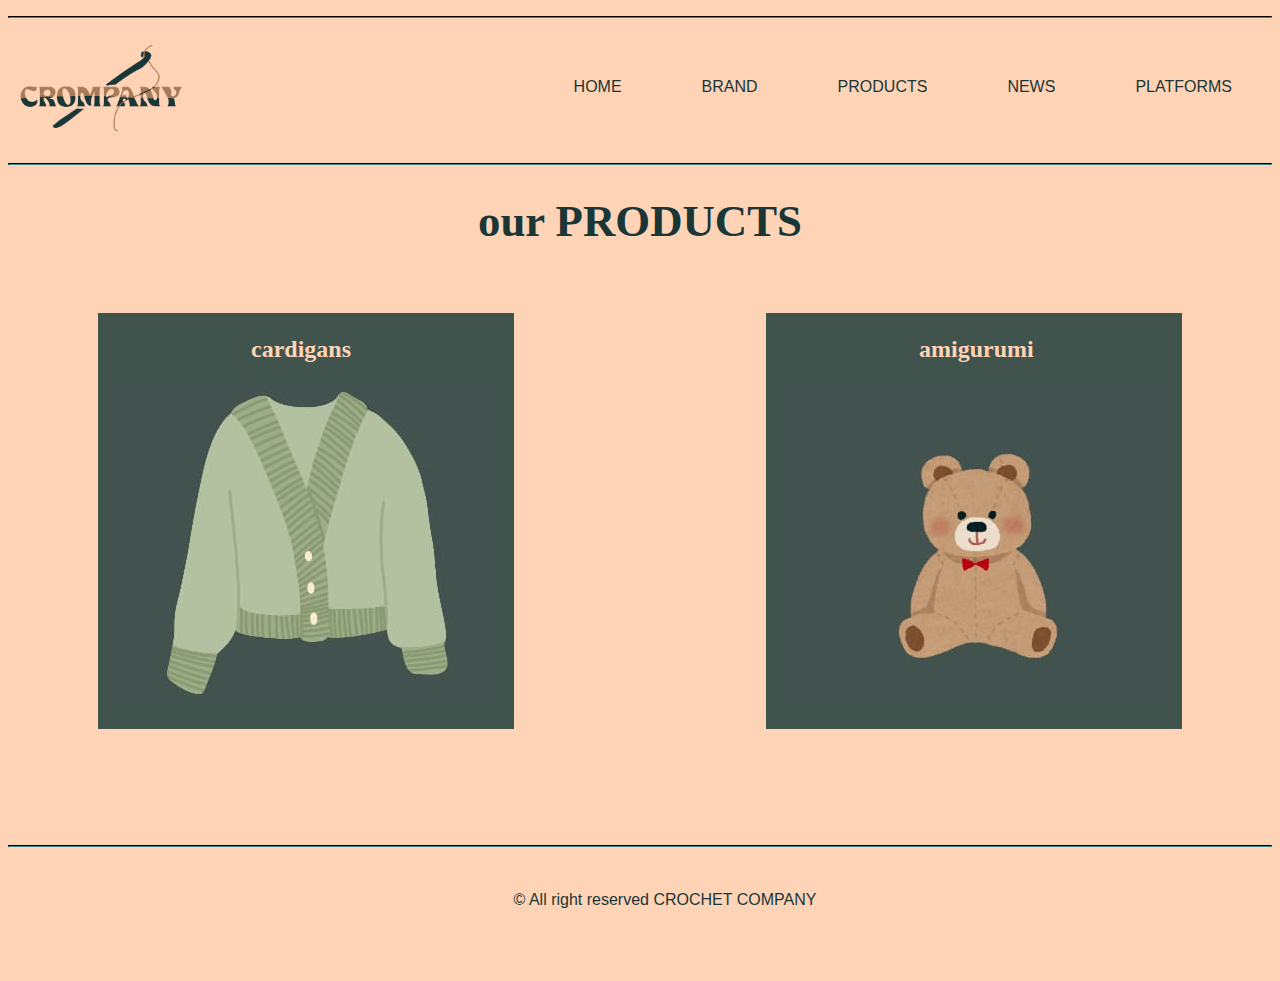
<file: PRODUCTS.html>
<!DOCTYPE html>
<html lang="en">
<head>
    <title>PRODUCTS</title>
    <link rel="stylesheet" type="text/css" href="css.css">
</head>
<body>
    <header>
        <hr style=" border-color: #1A3636;">
        <a href="#default" class="logo">
                <img src="gambar/logo.png" width="180em" height="130em" style="border-radius: 5%; margin-left: 4px; margin-top: 3px;"> 
        </a>

    
        <nav>
            <ul>
                <div class="headerkanan">
                    <li><a href="PLATFORMS.html">PLATFORMS </a></li>
                    <li><a href="NEWS.html">NEWS </a></li>
                    <li><a href="PRODUCTS.html">PRODUCTS </a></li>
                    <li><a href="BRAND.html">BRAND </a></li>
                    <li><a href="index.html">HOME </a></li>
                </div>
            </ul>
        </nav>
    </header>
    <hr style=" border-color: #1A3636;">

    <main>
    <div class="produk">
        <div style="text-align: center;font-family: Copperplate, Papyrus, fantasy;color: #1A3636;">
            <h1 style="font-size: 280%;">our PRODUCTS</h1>
        </div><br><br>
        <div class="product1">
            <a  href="PRODUCTS(fashion).html">
                <h2 style="font-family: Copperplate, Papyrus, fantasy;color: #FFD3B6;margin-left: 150px;">cardigans</h2>
                <img src="gambar/cardigan2.jfif" width="385px" height="320px" style="margin-left: 3.1%;">
            </a>
        </div>
        <div class="product3">
            <a  href="PRODUCTS(decoration).html">
                <h2 style="font-family: Copperplate, Papyrus, fantasy;color: #FFD3B6;margin-left: 150px;">amigurumi</h2>
                <img src="gambar/amigurumi.jfif" width="385px" height="320px" style="margin-left: 3.1%;">
            </a>
        </div>
    </div>

    
        <br><br><br><br><br><br><br><br><br><br><br><br><br><br><br><br><br><br><br><br><br>

    </main>

    <footer>
        <br><br><br><br><br><br><hr style=" border-color: #1A3636;"><br><br>
        <a class="copyright">
                &copy; All right reserved CROCHET COMPANY
        </a>
        <br><br><br><br><br>
    </footer>

</body>
</html>
</file>
<file: css.css>
body{
    font-family:'Gill Sans', 'Gill Sans MT', Calibri, 'Trebuchet MS', sans-serif;
    background-color: #FFD3B6;
}

header, footer {
    float: left;
    overflow: hidden;
    margin: 0px;
    width: 100%;
    color: #1A3636;
    text-align: justify;

}

nav, ul, li{
    float: right;
    list-style: none;
}


.headerkanan{
    
    width: 100%;
    position: relative;
    display: inline-block;
}

.header a.logo {
    font-size: 25px;
    font-weight: bold;
    margin-bottom: 10px;
  }

.headerkanan a{
    color: #1A3636;
    text-decoration: none;
    padding: 20px;
    padding-left: 40px;
    padding-right: 40px;
    line-height: 90px;
 
}

.headerkanan a:hover {
    background-color: #677D6A;
    color: rgb(255, 255, 255);
  }


  .pembungkusluar{
    margin-left: 10%;
    width: 80%;
    border-style:solid;
    border-color: #40534C;
  }

.text1{
    color: #1A3636;
    text-align: center;
}

.button1{
    text-decoration: none;
    background-color: #677D6A;
    border: none;
    
    padding: 15px 32px;
    text-align: center;
    text-decoration: none;
    font-size: 16px;
    font-family: monospace;
    margin-left: 42%;
}

.gambar1{
    position: absolute;
    margin-left: 15%;
}

.pembungkus {
    color: aliceblue;
    position: absolute;
    margin-bottom: 40%;
    border: 1px solid #40534C;
    width: 500px;
    height: 600px;
    background-color: #40534C;
    margin-left: 45%;}

.button2{
    background-color: #FFD3B6;
    border: none;
        
    padding: 15px 32px;
    text-align: center;
    text-decoration: none;
    font-size: 16px;
    font-family: monospace;
    margin-left: 30px;
}


a {
    text-decoration: none;
}

.a1{
    color: white;
}

.a2{
    color: #1A3636;
}

.text1{
    font-family:'Trebuchet MS', 'Lucida Sans Unicode', 'Lucida Grande', 'Lucida Sans', Arial, sans-serif;
}

.pembungkusberanda {
    background-image:url(gambar/logoopacity.png) ;
    background-repeat: no-repeat;
    background-position: center;
}


.hometext{

    font-size: 150%;
    color: #1A3636;
    text-align: center;
    font-family: Copperplate, Papyrus, fantasy;
}

.hometext2{
    font-family: Copperplate, Papyrus, fantasy;
    text-align: center;
    font-size: 180%;
    color:#1A3636;
 
}

.a12{
    color: white;
}

.homebutton12{
    
    width: 115px;
    background-color: #40534C;
    text-decoration: none;
    padding: 15px 32px;
    text-decoration: none;
    font-size: 16px;
    font-family: monospace;
}

.a123{
    color: white;
}

.homebutton1{
    
    opacity: 0.8;
    position: relative;
    width: 115px;
    margin-top: 250px;
    margin-left: 370px;
    background-color: #40534C;
    text-decoration: none;
    padding: 15px 32px;
    text-decoration: none;
    font-size: 16px;
    font-family: monospace;
}

.product1{
    float: left;
    border: solid #40534C;
    background-color: #40534C;
    width: 410px;
    height: 410px;
    margin-left: 90px;
}

.product2{
    border: solid #40534C;
    background-color: #40534C;
    width: 410px;
    height: 410px;
}

.product3{
    margin-right:90px ;
    border: solid #40534C;
    background-color: #40534C;
    width: 410px;
    height: 410px;
    float: right;
}

.fashion1{
float: left;
}

.fash1{
    font-family: Copperplate, Papyrus, fantasy;
    color: #1A3636;
    margin-left: 430px;
    margin-top: 3%;
}

.fashion2{
    margin-right: 30px;
    float: right;
}

.fash2{
    text-align: right;

    float: right;
    font-family: Copperplate, Papyrus, fantasy;
    color: #1A3636;
}

.fashion3{
    position: absolute;

    margin-top: 820px;
    margin-left: 1%;
}

.fash3{
    position: absolute;
    font-family: Copperplate, Papyrus, fantasy;
    color: #1A3636;
    margin-left: 430px;
    margin-top: 820px;
}

.copyright{
    margin-left: 40%;
}

hr {
    border-color: #1A3636;
}

.hr2{
    opacity: 0.3;
}
</file>
